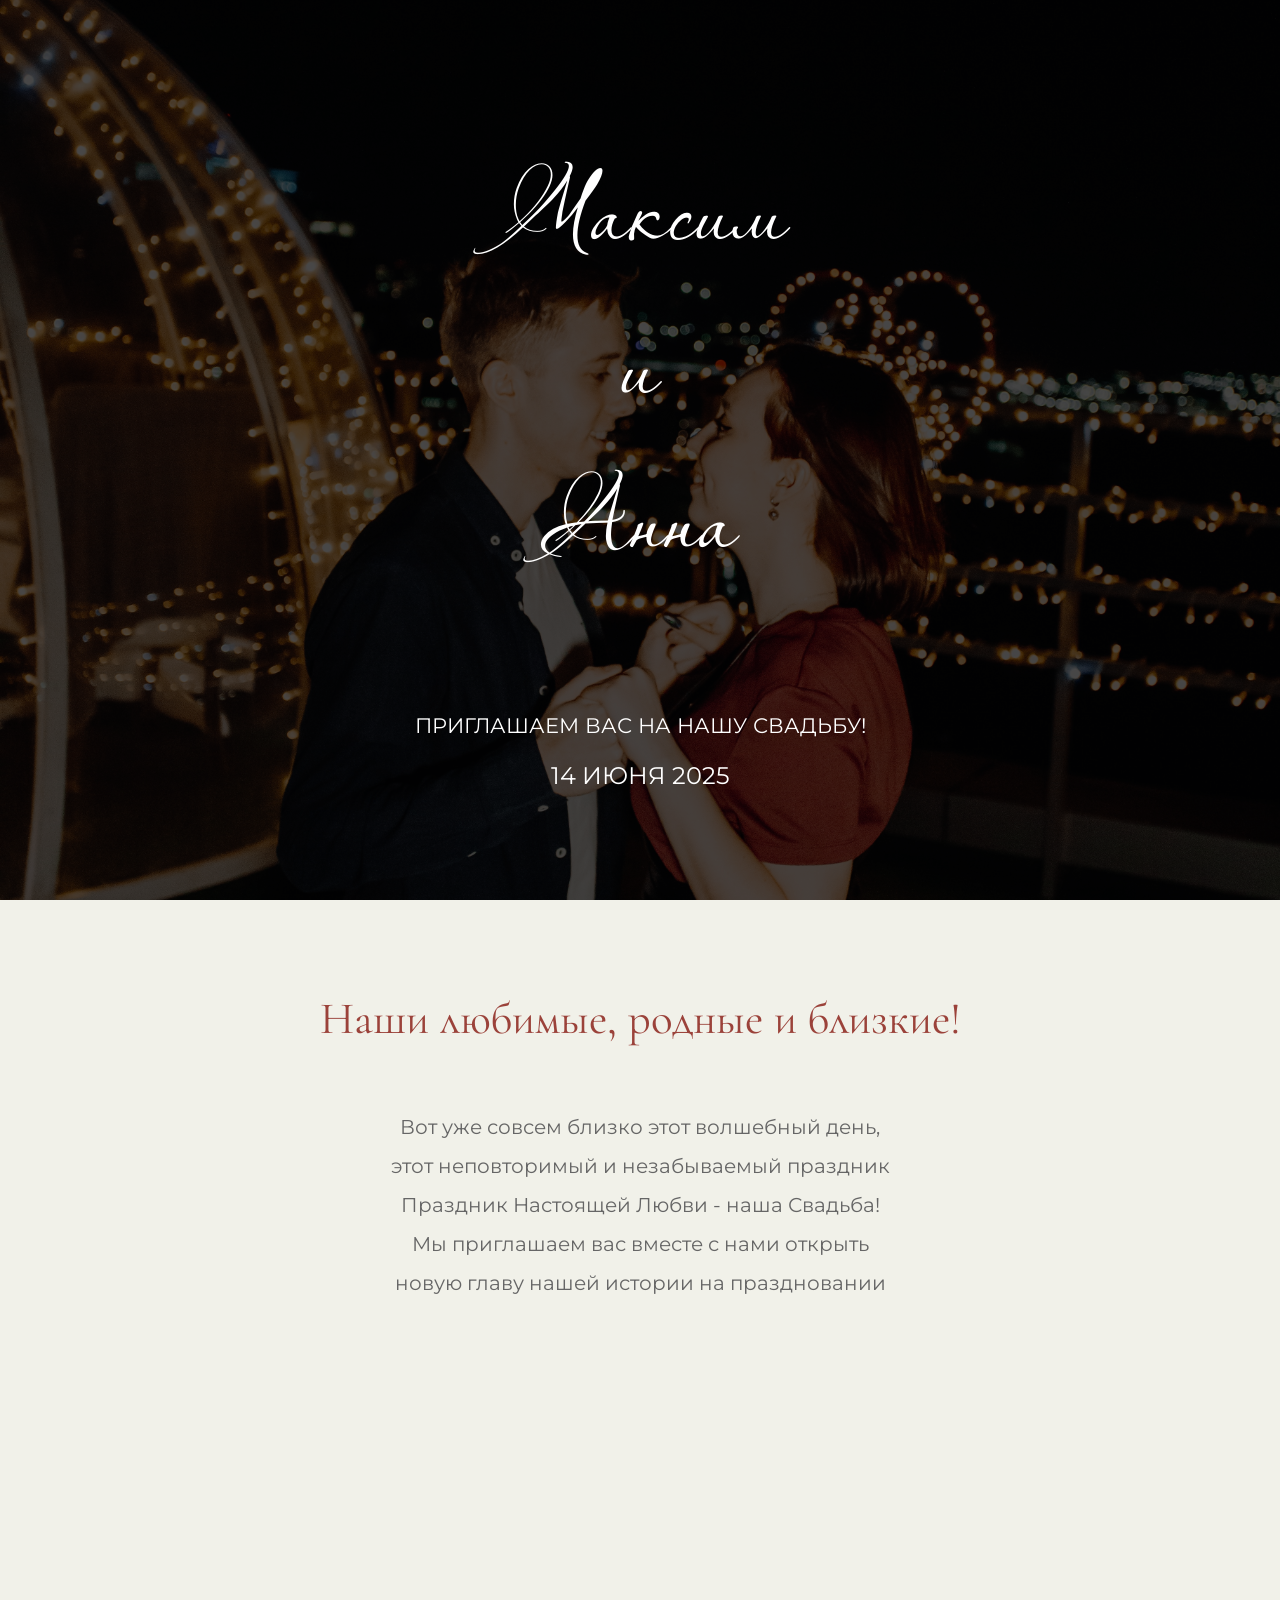
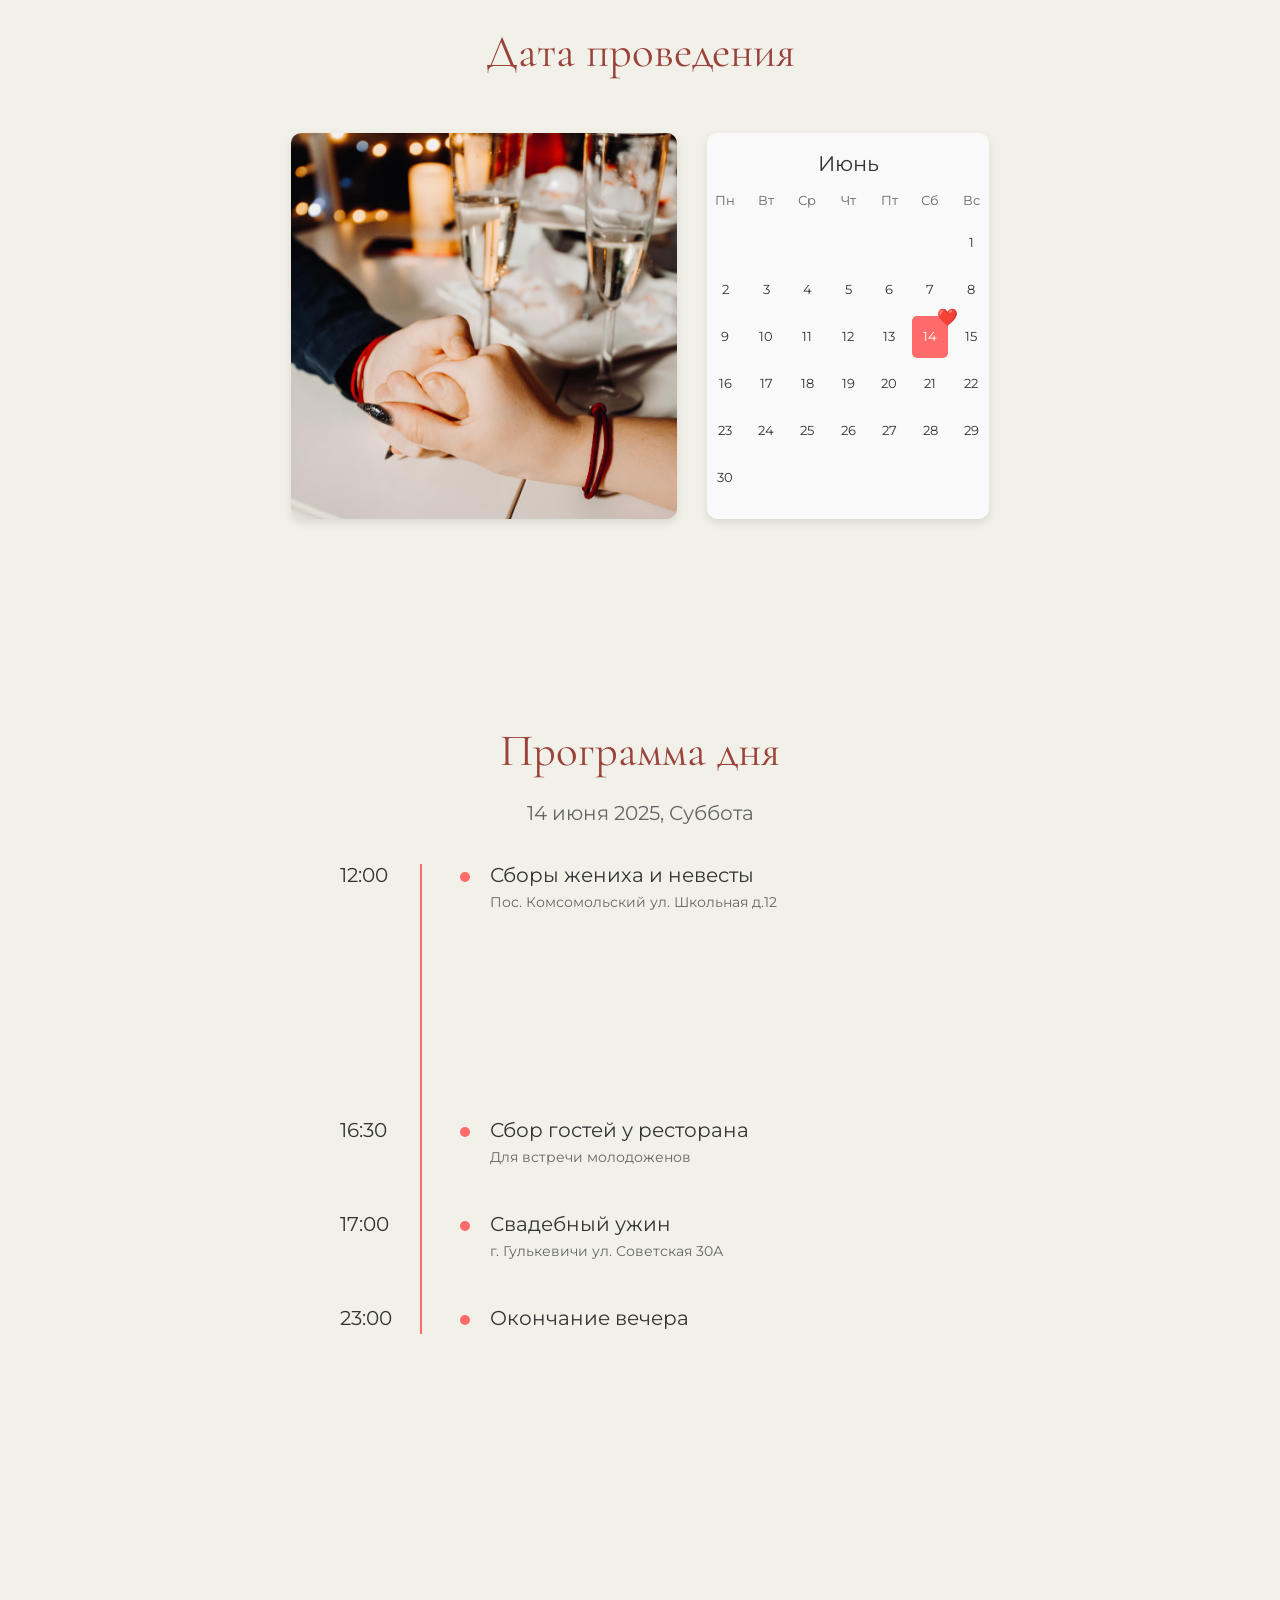
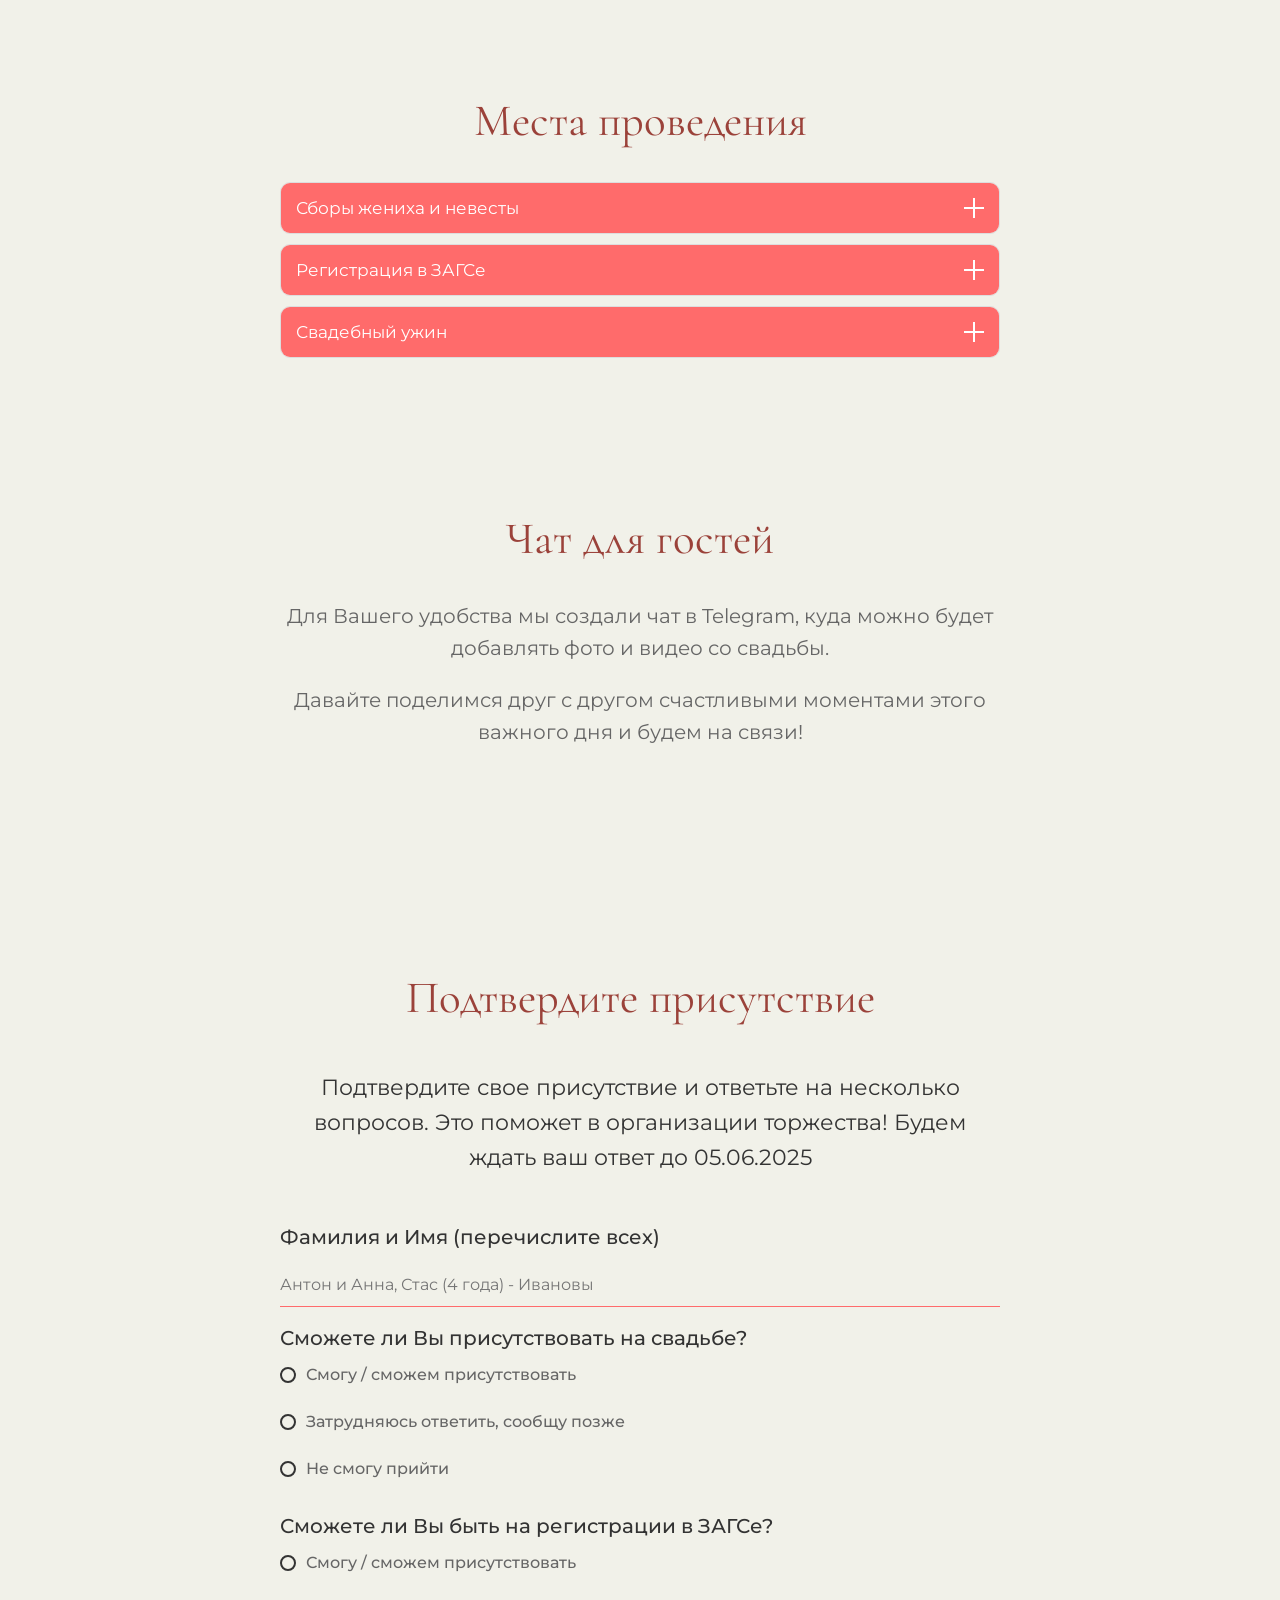
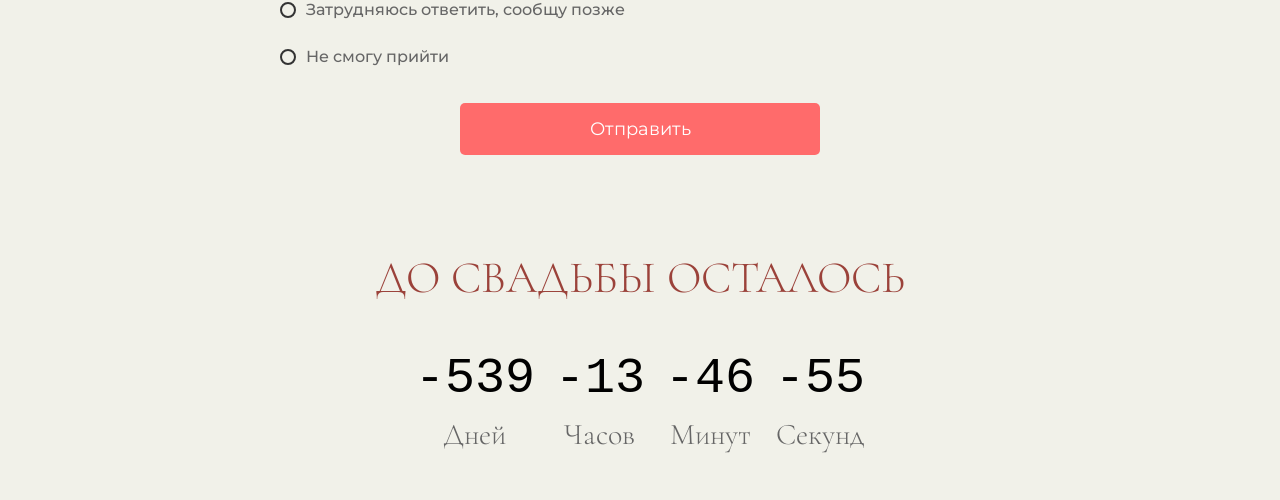
<file: index.html>
<!DOCTYPE html>
<html lang="en">

<head>
    <meta charset="UTF-8">
    <meta name="viewport" content="width=device-width, initial-scale=1.0">
    <link rel="preconnect" href="https://fonts.googleapis.com">
    <link rel="preconnect" href="https://fonts.gstatic.com" crossorigin>
    <link href="https://fonts.googleapis.com/css2?family=Passions+Conflict&display=swap" rel="stylesheet">
    <link rel="preconnect" href="https://fonts.googleapis.com">
    <link rel="preconnect" href="https://fonts.gstatic.com" crossorigin>
    <link href="https://fonts.googleapis.com/css2?family=Montserrat:ital@0;1&display=swap" rel="stylesheet">
    <link rel="preconnect" href="https://fonts.googleapis.com">
    <link rel="preconnect" href="https://fonts.gstatic.com" crossorigin>
    <link
        href="https://fonts.googleapis.com/css2?family=Cormorant+Garamond:ital,wght@0,300;0,400;0,500;0,600;0,700;1,300;1,400;1,500;1,600;1,700&display=swap"
        rel="stylesheet">
    <title>Wedding</title>
    <link rel="stylesheet" href="style/extra/null.css">
    <link rel="stylesheet" href="style/elements/container.css">
    <link rel="stylesheet" href="style/elements/fonts.css">
    <link rel="stylesheet" href="style/blocks/main.css">
    <link rel="stylesheet" href="style/blocks/invitation.css">
    <link rel="stylesheet" href="style/blocks/calendar.css">
    <link rel="stylesheet" href="style/blocks/schedule.css">
    <link rel="stylesheet" href="style/blocks/location.css">
    <link rel="stylesheet" href="style/blocks/chat.css">
    <link rel="stylesheet" href="style/blocks/confirmation.css">
    <link rel="stylesheet" href="style/blocks/countdown.css">
</head>

<body>
    <div class="main">
        <div class="container">
            <div class="main__content">
                <h1 class="main__title">
                    <span class="main__name">Максим</span>
                    <span class="main__name">и</span>
                    <span class="main__name">Анна</span>
                </h1>
                <p class="main__text">Приглашаем вас на нашу свадьбу!</p>
                <p class="main__date">14 июня 2025</p>
            </div>
        </div>
    </div>
    <div class="invitation">
        <div class="container">
            <div class="invitation__content">
                <h2 class="invitation__title">Наши любимые, родные и близкие!</h2>
                <div class="invitation__text">
                    <p class="invitation__line">Вот уже совсем близко этот волшебный день,</p>
                    <p class="invitation__line">этот неповторимый и незабываемый праздник</p>
                    <p class="invitation__line">Праздник Настоящей Любви - наша Свадьба!</p>
                    <p class="invitation__line">Мы приглашаем вас вместе с нами открыть</p>
                    <p class="invitation__line">новую главу нашей истории на праздновании</p>
                    <p class="invitation__line">нашего бракосочетания.</p>
                </div>
            </div>
        </div>
    </div>
    <div class="event">
        <div class="container">
            <h2 class="event__title">Дата проведения</h2>
            <div class="event__content">
                <div class="event__image">
                    <img src="image/calendar.jpg" alt="Фото свадьбы">
                </div>
                <div class="event__calendar">
                    <div class="calendar">
                        <div class="calendar__header">Июнь</div>
                        <div class="calendar__weekdays">
                            <span>Пн</span>
                            <span>Вт</span>
                            <span>Ср</span>
                            <span>Чт</span>
                            <span>Пт</span>
                            <span>Сб</span>
                            <span>Вс</span>
                        </div>
                        <div class="calendar__days">
                            <span></span>
                            <span></span>
                            <span></span>
                            <span></span>
                            <span></span>
                            <span></span>
                            <span>1</span>
                            <span>2</span>
                            <span>3</span>
                            <span>4</span>
                            <span>5</span>
                            <span>6</span>
                            <span>7</span>
                            <span>8</span>
                            <span>9</span>
                            <span>10</span>
                            <span>11</span>
                            <span>12</span>
                            <span>13</span>
                            <span class="calendar__day--highlighted">14</span>
                            <span>15</span>
                            <span>16</span>
                            <span>17</span>
                            <span>18</span>
                            <span>19</span>
                            <span>20</span>
                            <span>21</span>
                            <span>22</span>
                            <span>23</span>
                            <span>24</span>
                            <span>25</span>
                            <span>26</span>
                            <span>27</span>
                            <span>28</span>
                            <span>29</span>
                            <span>30</span>
                        </div>
                    </div>
                </div>
            </div>
        </div>
    </div>
    </div>
    <div class="schedule">
        <div class="container">
            <h2 class="schedule__title">Программа дня</h2>
            <p class="schedule__date">14 июня 2025, Суббота</p>
            <div class="schedule__events">
                <div class="schedule-event">
                    <div class="schedule-event__time">12:00</div>
                    <div class="schedule-event__marker"></div>
                    <div class="schedule-event__details">
                        <h3 class="schedule-event__name">Сборы жениха и невесты</h3>
                        <p class="schedule-event__location">Пос. Комсомольский ул. Школьная д.12</p>
                    </div>
                </div>
                <div class="schedule-event">
                    <div class="schedule-event__time">13:30</div>
                    <div class="schedule-event__marker"></div>
                    <div class="schedule-event__details">
                        <h3 class="schedule-event__name">Регистрация в ЗАГСе</h3>
                        <p class="schedule-event__location">Краснодарский край, г. Гулькевичи, ул. Советская 2</p>
                    </div>
                </div>
                <div class="schedule-event">
                    <div class="schedule-event__time">14:00</div>
                    <div class="schedule-event__marker"></div>
                    <div class="schedule-event__details">
                        <h3 class="schedule-event__name">Свадебная прогулка</h3>
                    </div>
                </div>
                <div class="schedule-event">
                    <div class="schedule-event__time">16:30</div>
                    <div class="schedule-event__marker"></div>
                    <div class="schedule-event__details">
                        <h3 class="schedule-event__name">Сбор гостей у ресторана</h3>
                        <p class="schedule-event__location">Для встречи молодоженов</p>
                    </div>
                </div>
                <div class="schedule-event">
                    <div class="schedule-event__time">17:00</div>
                    <div class="schedule-event__marker"></div>
                    <div class="schedule-event__details">
                        <h3 class="schedule-event__name">Свадебный ужин</h3>
                        <p class="schedule-event__location">г. Гулькевичи ул. Советская 30А</p>
                    </div>
                </div>
                <div class="schedule-event">
                    <div class="schedule-event__time">23:00</div>
                    <div class="schedule-event__marker"></div>
                    <div class="schedule-event__details">
                        <h3 class="schedule-event__name">Окончание вечера</h3>
                    </div>
                </div>
            </div>
        </div>
    </div>
    </div>

    <div class="locations">
        <div class="container">
            <h2 class="locations__title">Места проведения</h2>
            <div class="locations__accordion">
                <div class="locations__item">
                    <button class="locations__header">
                        <span>Сборы жениха и невесты</span>
                        <span class="accordion-icon"></span>
                    </button>
                    <div class="locations__content">
                        <div style="position:relative;overflow:hidden;"><a
                                href="https://yandex.ru/maps?utm_medium=mapframe&utm_source=maps"
                                style="color:#eee;font-size:12px;position:absolute;top:0px;">Яндекс Карты</a><a
                                href="https://yandex.ru/maps/?ll=40.689939%2C45.310116&mode=search&sll=40.688345%2C45.310892&text=45.310892%2C40.688345&utm_medium=mapframe&utm_source=maps&z=15.6"
                                style="color:#eee;font-size:12px;position:absolute;top:14px;">Яндекс Карты — транспорт,
                                навигация, поиск мест</a><iframe
                                src="https://yandex.ru/map-widget/v1/?ll=40.689939%2C45.310116&mode=search&sll=40.688345%2C45.310892&text=45.310892%2C40.688345&z=15.6"
                                width="100%" height="400" frameborder="1" allowfullscreen="true"
                                style="position:relative;"></iframe></div>
                    </div>
                </div>
                <div class="locations__item">
                    <button class="locations__header">
                        <span>Регистрация в ЗАГСе</span>
                        <span class="accordion-icon"></span>
                    </button>
                    <div class="locations__content">
                        <div class="locations__map">
                            <div style="position:relative;overflow:hidden;">
                                <a href="https://yandex.ru/maps/20675/gulkevichi/?utm_medium=mapframe&utm_source=maps"
                                    style="color:#eee;font-size:12px;position:absolute;top:0px;">Гулькевичи</a>
                                <a href="https://yandex.ru/maps/20675/gulkevichi/house/sovetskaya_ulitsa_2/YEkYcA5mTEEPQFpvfX90dnpjZA==/?ll=40.699218%2C45.358110&source=serp_navig&utm_medium=mapframe&utm_source=maps&z=16.2"
                                    style="color:#eee;font-size:12px;position:absolute;top:14px;">Яндекс Карты —
                                    транспорт, навигация, поиск мест</a>
                                <iframe
                                    src="https://yandex.ru/map-widget/v1/?ll=40.699218%2C45.358110&mode=search&ol=geo&ouri=ymapsbm1%3A%2F%2Fgeo%3Fdata%3DCgoxNTAyOTQ2MDQyEmnQoNC-0YHRgdC40Y8sINCa0YDQsNGB0L3QvtC00LDRgNGB0LrQuNC5INC60YDQsNC5LCDQk9GD0LvRjNC60LXQstC40YfQuCwg0KHQvtCy0LXRgtGB0LrQsNGPINGD0LvQuNGG0LAsIDIiCg1EySJCFS5uNUI%2C&source=serp_navig&z=16.2"
                                    width="100%" height="400" frameborder="1" allowfullscreen="true"
                                    style="position:relative;"></iframe>
                            </div>
                        </div>
                    </div>
                </div>
                <div class="locations__item">
                    <button class="locations__header">
                        <span>Свадебный ужин</span>
                        <span class="accordion-icon"></span>
                    </button>
                    <div class="locations__content">
                        <div class="locations__map">
                            <div style="position:relative;overflow:hidden;"><a
                                    href="https://yandex.ru/maps/20675/gulkevichi/?utm_medium=mapframe&utm_source=maps"
                                    style="color:#eee;font-size:12px;position:absolute;top:0px;">Гулькевичи</a><a
                                    href="https://yandex.ru/maps/20675/gulkevichi/house/sovetskaya_ulitsa_30a/YEkYcA5kTUEBQFpvfX91eH1iZw==/?from=mapframe&ll=40.694752%2C45.349069&utm_medium=mapframe&utm_source=maps&z=17.78"
                                    style="color:#eee;font-size:12px;position:absolute;top:14px;">Советская улица, 30А —
                                    Яндекс Карты</a><iframe
                                    src="https://yandex.ru/map-widget/v1/?from=mapframe&ll=40.694752%2C45.349069&mode=whatshere&whatshere%5Bpoint%5D=40.694388%2C45.349090&whatshere%5Bzoom%5D=17&z=17.78"
                                    width="100%" height="400" frameborder="1" allowfullscreen="true"
                                    style="position:relative;"></iframe></div>
                        </div>
                    </div>
                </div>
            </div>
        </div>
    </div>
    <div class="chat">
        <div class="container">
            <h2 class="chat__title">Чат для гостей</h2>
            <p class="chat__text">Для Вашего удобства мы создали чат в Telegram, куда можно будет добавлять фото и видео
                со свадьбы.</p>
            <p class="chat__text">Давайте поделимся друг с другом счастливыми моментами этого важного дня и будем на
                связи!</p>
            <a href="https://t.me/+5irxsmf03cZjMjRi" class="chat__button">Вступить в чат</a>
        </div>
    </div>
    <div class="confirmation">
        <div class="container">
            <h2 class="confirmation__title">Подтвердите присутствие</h2>
            <p class="confirmation__text">Подтвердите свое присутствие и ответьте на несколько вопросов. Это поможет в
                организации торжества! Будем ждать ваш ответ до 05.06.2025</p>

            <!-- Изменённая форма для Formspree -->
            <form class="confirmation__form" action="https://formspree.io/f/mldbjwqb" method="POST">
                <!-- Добавьте скрытое поле для темы письма -->
                <input type="hidden" name="_subject" value="Новое подтверждение присутствия">

                <!-- Добавьте поле для reply-to (необязательно) -->
                <input type="hidden" name="_replyto" value="noreply@example.com">

                <!-- Ваши существующие поля -->
                <div class="form-group">
                    <label for="name">Фамилия и Имя (перечислите всех)</label>
                    <input type="text" id="name" name="ФИО гостей" placeholder="Антон и Анна, Стас (4 года) - Ивановы"
                        required>
                </div>

                <div class="form-group">
                    <label>Сможете ли Вы присутствовать на свадьбе?</label>
                    <div class="form-options">
                        <label><input type="radio" name="Присутствие на свадьбе" value="Смогу/сможем присутствовать"
                                required> Смогу / сможем присутствовать</label>
                        <label><input type="radio" name="Присутствие на свадьбе" value="Затрудняюсь ответить">
                            Затрудняюсь ответить, сообщу позже</label>
                        <label><input type="radio" name="Присутствие на свадьбе" value="Не смогу прийти"> Не смогу
                            прийти</label>
                    </div>
                </div>

                <div class="form-group">
                    <label>Сможете ли Вы быть на регистрации в ЗАГСе?</label>
                    <div class="form-options">
                        <label><input type="radio" name="Присутствие в ЗАГСе" value="Смогу/сможем присутствовать"
                                required> Смогу / сможем присутствовать</label>
                        <label><input type="radio" name="Присутствие в ЗАГСе" value="Затрудняюсь ответить"> Затрудняюсь
                            ответить, сообщу позже</label>
                        <label><input type="radio" name="Присутствие в ЗАГСе" value="Не смогу прийти"> Не смогу
                            прийти</label>
                    </div>
                </div>

                <!-- Добавьте перенаправление после отправки -->
                <input type="hidden" name="_next" value="https://rartas-nikita.github.io/wedding.github.io/thanks.html">

                <!-- Защита от спама -->
                <input type="text" name="_gotcha" style="display:none">

                <button type="submit" class="confirmation__button">Отправить</button>
            </form>
        </div>
    </div>
    <div class="countdown">
        <div class="container">
            <h2 class="countdown__title">ДО СВАДЬБЫ ОСТАЛОСЬ</h2>
            <div class="countdown__timer">
                <div class="countdown__item">
                    <span id="days">166</span>
                    <span class="countdown__label">Дней</span>
                </div>
                <div class="countdown__item">
                    <span id="hours">19</span>
                    <span class="countdown__label">Часов</span>
                </div>
                <div class="countdown__item">
                    <span id="minutes">55</span>
                    <span class="countdown__label">Минут</span>
                </div>
                <div class="countdown__item">
                    <span id="seconds">30</span>
                    <span class="countdown__label">Секунд</span>
                </div>
            </div>
        </div>
    </div>
    <script src="scripts/main.js"></script>
    <script src="scripts/invitation.js"></script>
    <script src="scripts/calendar.js"></script>
    <script src="scripts/schedule.js"></script>
    <script src="scripts/location.js"></script>
    <script src="scripts/chat.js"></script>
    <script src="scripts/confirmation.js"></script>
    <script src="scripts/countdown.js"></script>

</body>

</html>
</file>
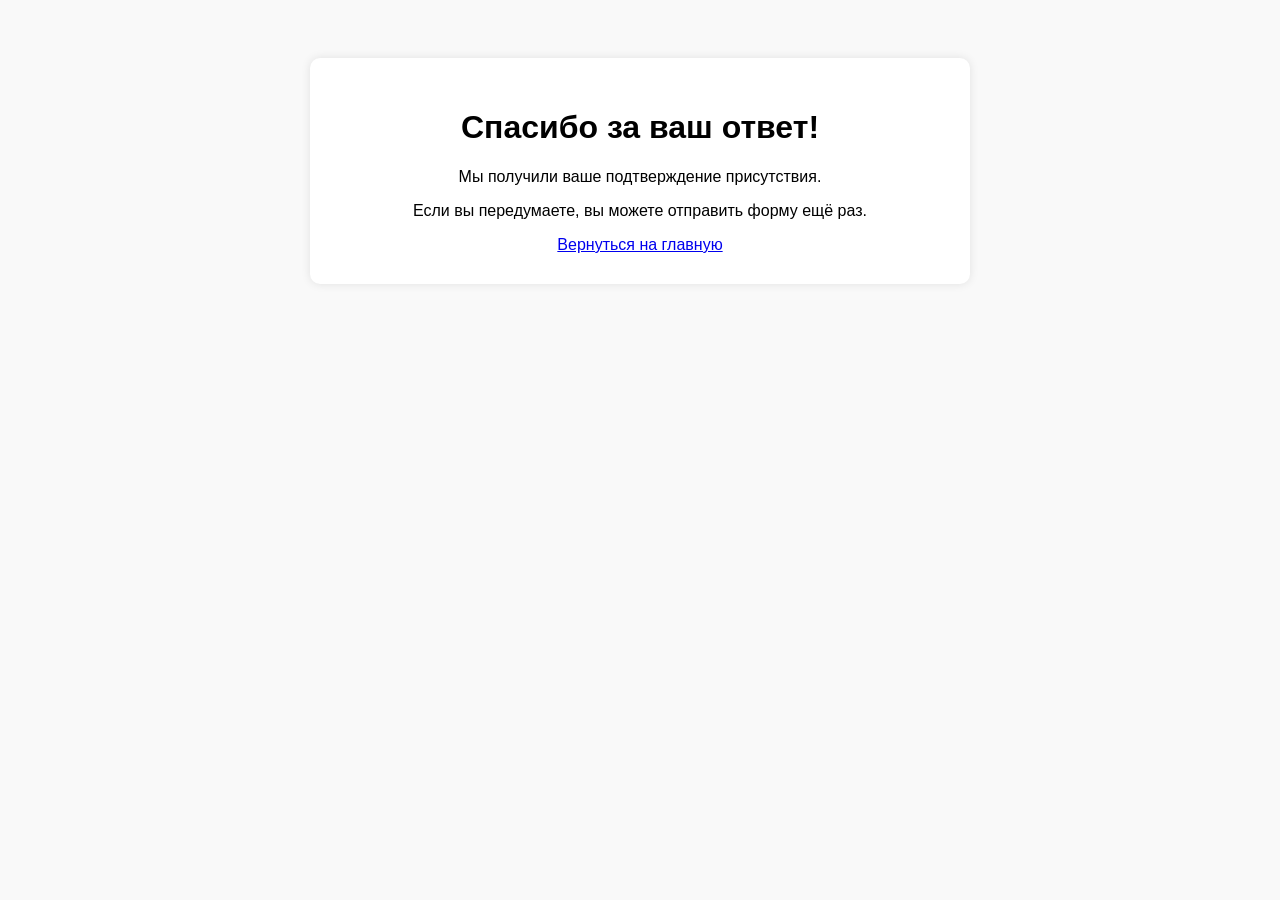
<file: thanks.html>
<!DOCTYPE html>
<html lang="ru">
<head>
    <meta charset="UTF-8">
    <title>Спасибо!</title>
    <style>
        body { 
            font-family: Arial, sans-serif;
            text-align: center;
            padding: 50px;
            background-color: #f9f9f9;
        }
        .thank-you {
            max-width: 600px;
            margin: 0 auto;
            padding: 30px;
            background: white;
            border-radius: 10px;
            box-shadow: 0 0 10px rgba(0,0,0,0.1);
        }
    </style>
</head>
<body>
    <div class="thank-you">
        <h1>Спасибо за ваш ответ!</h1>
        <p>Мы получили ваше подтверждение присутствия.</p>
        <p>Если вы передумаете, вы можете отправить форму ещё раз.</p>
        <a href="index.html">Вернуться на главную</a>
    </div>
</body>
</html>
</file>
<file: style/extra/null.css>
* {
    box-sizing: border-box;
    padding: 0;
    margin: 0;
    border: 0;
    
}

:before,
*:after {
    box-sizing: border-box;
}

:focus,
:active {
    outline: none;
}

a:focus,
a:active {
    outline: none;
}

nav,
footer,
header,
aside {
    display: block;
}

html,
body {
    height: 100%;
    font-size: 100%;
    line-height: 1;
    font-size: 14px;
    -ms-text-size-adjust: 100%;
    -moz-text-size-adjust: 100%;
    -webkit-text-size-adjust: 100%;
    scroll-behavior: smooth;
}

input,
button,
textarea {
    font-family: inherit;
}

input::-ms-clear {
    display: none;
}

button {
    cursor: pointer;
}

button::-moz-focus-inner {
    padding: 0;
    border: 0;
}

a,
a:visited {
    text-decoration: none;
}

a:hover {
    text-decoration: none;
}

ul li {
    list-style: none;
}

img {
    vertical-align: top;
}

h1,
h2,
h3,
h4,
h5,
h6 {
    font-size: inherit;
    font-weight: inherit;
}

body {
    padding: 0;
    margin: 0;
    font-family: "Montserrat", serif;
    font-optical-sizing: auto;
    font-weight: 400;
    font-style: normal;
    font-size: 16px;
    line-height: 22px;
    color: #000000;

}

input::-webkit-outer-spin-button,
input::-webkit-inner-spin-button {
    -webkit-appearance: none;
    margin: 0;
}

input:focus::-webkit-input-placeholder {
    color: transparent;
}

input:focus:-moz-placeholder {
    color: transparent;
}

input:focus::-moz-placeholder {
    color: transparent;
}

input:focus:-ms-input-placeholder {
    color: transparent;
}

ul {
    padding: 0;
    margin: 0;
    list-style: none;
}

li {
    padding-left: 0;
}
</file>
<file: style/elements/container.css>
.container {
    max-width: 760px;
    margin: 0 auto;
    padding: 0 20px;
    align-items: center;
    box-sizing: border-box;
    z-index: 1;
}
</file>
<file: style/elements/fonts.css>
@font-face {
    font-family: 'Passions Conflict'; /* Название, которое будет использоваться в CSS */
    src: url('../../fonts/PassionsConflictRUS-Regular.otf') format('opentype');
    font-weight: normal;
    font-style: normal;
    font-display: swap; /* Чтобы текст не "моргал" при загрузке */
}
</file>
<file: style/blocks/main.css>
.main {
    display: flex;
    justify-content: center;
    align-items: center;
    min-height: 100vh;
    background-image: url(../../image/wedding-background.jpg);
    background-repeat: no-repeat;
    background-size: cover;
    background-position: center;
    position: relative;
}

.main::before {
    content: '';
    position: absolute;
    top: 0;
    left: 0;
    width: 100%;
    height: 100%;
    background: linear-gradient(to top, rgba(0, 0, 0, 0.7), rgba(255, 255, 255, 0));
    background: rgba(0, 0, 0, 0.7);
}

.main__content {
    text-align: center;
    color: white;
    width: 100%;
    opacity: 0;
    transform: translateY(50px);
    transition: opacity 1s ease-out, transform 1s ease-out;
}

.main__content.visible {
    opacity: 1;
    transform: translateY(0);
}

.main__title {
    font-size: 4rem;
    margin: 0;
    line-height: 1.2;
    
}

.main__name {
    font-family: "Passions Conflict", cursive;
  font-weight: 400;
    font-size: 10rem;
    display: block;
    line-height: 0.9;
    margin: 0.2em 0; 
}


.main__text {
    font-size: 1.5rem;
    margin-top: 10rem;
    margin-bottom: 2rem;
    text-transform:uppercase;
    
}

.main__date{
    font-size: 1.7rem;
    margin: 0;
    text-transform:uppercase;
}

@media (max-width: 768px) {
    .main__title {
        font-size: 3rem;
        padding-bottom:260px;
    }

    .main__name {
        font-size: 8rem;
        line-height: 0.6;
    }

    .main__text {
        font-size: 1.2rem;
        margin-top: 5rem;
    }

    .main__date {
        font-size: 1.4rem;
    }

    .main::before {
        background: rgba(0, 0, 0, 0.3);
    }
}

@media (max-width: 480px) {
    .main__title {
        font-size: 2rem;
    }

    .main__name {
        font-size: 6rem;
        
    }

    .main__text {
        font-size: 1rem;
        margin-top: 3rem;
    }

    .main__date {
        font-size: 1.2rem;
    }


}
</file>
<file: style/blocks/invitation.css>
.invitation {
    display: flex;
    justify-content: center;
    align-items: center;
    height: 540px;
    box-sizing: border-box;
    background-color: #f1f1e9;
    overflow: hidden;
}

.invitation__content {
    text-align: center;
    margin: 0 auto;
    color: #9b423a;
}

.invitation__title {
    font-size: 45px;
    line-height: 1;
    margin-bottom: 70px; 
    font-family: "Cormorant Garamond", serif;
    font-weight: 400;
    font-style: normal;
    opacity: 0;
    opacity: 0;
    transform: translateX(-100%);
    transition: opacity 1s ease-out, transform 1s ease-out;
}

.invitation__text {
    font-size: 20px;
    line-height: 1.6;
    color: #666;

}

.invitation__line {
    margin: 0.5rem 0;
    opacity: 0;
    transform: translateX(-100%);
    transition: opacity 0.8s ease-out, transform 0.8s ease-out;
}

.invitation__title.visible {
    opacity: 1;
    transform: translateX(0);
}

.invitation__line.visible {
    opacity: 1;
    transform: translateX(0); 
}


.invitation__line:nth-child(1) { transition-delay: 0.2s; }
.invitation__line:nth-child(2) { transition-delay: 0.4s; }
.invitation__line:nth-child(3) { transition-delay: 0.6s; }
.invitation__line:nth-child(4) { transition-delay: 0.8s; }
.invitation__line:nth-child(5) { transition-delay: 1s; }
.invitation__line:nth-child(6) { transition-delay: 1.2s;} 

@media (max-width: 768px) {
    .invitation__title {
        font-size: 35px;
        line-height: 1.5;
    }

    .invitation__text {
        font-size: 16px;
    }
}

@media (max-width: 480px) {
    .invitation__title {
        font-size: 30px;
        line-height: 1.5;
    }

    .invitation__text {
        font-size: 0.9rem;
    }
}
</file>
<file: style/blocks/calendar.css>
.event {
    width: 100%;
    display: flex;
    align-items: center;
    background-color: #f1f1e9;
    padding-bottom: 20px;
    min-height: 100%;
}
.event.visible {
    opacity: 1;
    /* transform: translateY(0); */
}

.event__title,
.event__calendar {
    opacity: 0;
    transform: translateY(20px);
    transition: opacity 0.6s ease-out, transform 0.6s ease-out;
}

.event.visible .event__title {
    opacity: 1;
    transform: translateY(0);
    transition-delay: 0.2s;
}

.event.visible .event__calendar {
    opacity: 1;
    transform: translateY(0);
    transition-delay: 0.4s;
}

.event__content {
    display: flex;
    justify-content: space-between;
    box-sizing: content-box;
}

.event__title {
    font-size: 45px;
    color: #9b423a;
    margin-bottom: 70px;
    font-family: "Cormorant Garamond", serif;
    font-weight: 400;
    font-style: normal;
    text-align: center;
}

.event__image{
    margin: 0 auto;
    padding-right: 30px;
    opacity: 0;
    transform: scale(0.9);
    transition: opacity 0.6s ease-out, transform 0.6s ease-out;
}

.event.visible .event__image {
    opacity: 1;
    transform: scale(1);
}


.event.visible .event__image {
    transition-delay: 0.6s;
}

.event__image img {
    width: 100%;
    max-height: 386px;
    border-radius: 10px;
    box-shadow: 0 4px 10px rgba(0, 0, 0, 0.1);
}

.event__calendar {
    flex: 1;
}

.calendar {
    background-color: #f9f9f9;
    border-radius: 10px;
    padding: 20px 0;
    box-shadow: 0 4px 10px rgba(0, 0, 0, 0.1);
    max-width: 300px;
    margin: 0 auto;
}

.calendar__header {
    font-size: 1.5rem;
    text-align: center;
    margin-bottom: 15px;
    color: #333;
}

.calendar__weekdays {
    display: grid;
    grid-template-columns: repeat(7, 1fr);
    gap: 5px;
    margin-bottom: 10px;
}

.calendar__weekdays span {
    text-align: center;
    font-size: 0.9rem;
    color: #666;
}

.calendar__days {
    display: grid;
    grid-template-columns: repeat(7, 1fr);
    gap: 5px;
}

.calendar__days span {
    text-align: center;
    padding: 10px;
    font-size: 0.9rem;
    color: #333;
    border-radius: 5px;
}

.calendar__day--highlighted {
    background-color: #ff6b6b;
    color: white !important;
    position: relative;
}

@keyframes pulse {
    0% {
        transform: scale(1);
    }
    50% {
        transform: scale(1.3);
    }
    100% {
        transform: scale(1);
    }
}

.calendar__day--highlighted::after {
    content: '❤️';
    position: absolute;
    top: -10px;
    right: -10px;
    font-size: 1.2rem;
    animation: pulse 1.2s infinite ease-in-out; 
}

@media (max-width: 768px) {
    .event__content {
        display: block;
        padding-bottom: 20px;
    }

    .event__image {
        padding-right: 0;
        margin-bottom: 40px;
    }
}

@media (max-width: 480px) {
    .event {
        padding: 30px 0;
    }

    .event__title {
        font-size: 30px;
        margin-bottom: 50px;
    }

    .event__image {
width: 90%;
    }

    .calendar {
        padding: 15px; 
    }

    .calendar__header {
        font-size: 1.2rem;
    }

    .calendar__weekdays span {
        font-size: 0.8rem;
    }

    .calendar__days span {
        font-size: 0.8rem;
        padding: 8px;
    }

    .calendar__day--highlighted::after {
        font-size: 1rem;
        top: -8px;
        right: -8px;
    }

}
</file>
<file: style/blocks/schedule.css>
.schedule {
    padding: 0 30px ;
    text-align: center;
    background-color: #f1f1e9;
    min-height: 100%
}

.schedule__title {
    font-size: 45px;
    color: #9b423a;
    margin-bottom: 40px;
    font-family: "Cormorant Garamond", serif;
    font-weight: 400;
    font-style: normal;
}

.schedule__date {
    font-size:  20px ;
    color: #666;
    margin-bottom: 40px;
}

.schedule__events {
    position: relative;
    max-width: 600px;
    margin: 0 auto;
    text-align: left;
}


.schedule__events::before {
    content: '';
    position: absolute;
    top: 0;
    left: 80px;
    width: 2px;
    height: 100%;
    background-color: #ff6b6b;
}

.schedule-event {
    display: flex;
    align-items: flex-start;
    opacity: 0;
    transform: translateY(20px);
    transition: opacity 0.5s ease, transform 0.5s ease;
}

.schedule-event:not(:last-child){
    margin-bottom: 40px;
}

.schedule-event.visible {
    opacity: 1;
    transform: translateY(0);
}

.schedule-event__time {
    font-size: 20px;
    color: #333;
    width: 100px;
    flex-shrink: 0;
}

.schedule-event__marker {
    width: 10px;
    height: 10px;
    background-color: #ff6b6b;
    border-radius: 50%;
    margin: 8px 20px 0 20px;
    flex-shrink: 0;
}

.schedule-event__details {
    flex-grow: 1;
}

.schedule-event__name {
    font-size: 20px;
    color: #333;
    margin-bottom: 5px;
}

.schedule-event__location {
    font-size: 1rem;
    color: #666;
    margin-bottom: 5px;
}

.schedule-event__note {
    font-size: 1rem;
    color: #ff6b6b;
    font-style: italic;
}

@media (max-width: 768px) {
    .schedule{
        padding-top: 70px;
    }
}
@media (max-width: 480px) {

    .schedule__title {
        font-size: 30px;
        margin-bottom: 30px;
    }

    .schedule__date {
        font-size:18px;
    }

    .schedule-event__time {
        font-size: 0.9rem;
    }

    .schedule-event__name {
        font-size: 0.9rem;
    }

    .schedule-event__location {
        font-size: 0.9rem;
    }

    .schedule-event__note {
        font-size: 0.9rem;
    }
    .schedule__events::before {
        left: 60px;
    }
    .schedule-event__time{
        width: 36px;
    }
}
</file>
<file: style/blocks/location.css>
.locations {
    align-items: center;
    padding: 70px 0;
    text-align: center;
    background-color: #f1f1e9;
    overflow: hidden;
}

.locations__title {
    font-size: 45px;
    color: #9b423a;
    margin-bottom: 50px;
    font-family: "Cormorant Garamond", serif;
    opacity: 0;
    transform: translateY(-50px);
    transition: opacity 1s ease-out, transform 1s ease-out;
}

.locations__accordion {
    max-width: 800px;
    margin: 0 auto;
}

.locations__item {
    width: 100%;
    margin-bottom: 10px;
    border: 1px solid #ddd;
    border-radius: 10px;
    overflow: hidden;
    opacity: 0;
    transform: translateX(-100%);
    transition: opacity 0.8s ease-out, transform 0.8s ease-out;
}

.locations__item:nth-child(2) {
    transition-delay: 0.2s;
}

.locations__item:nth-child(3) {
    transition-delay: 0.4s;
}

.locations__header {
    display: flex;
    justify-content: space-between;
    align-items: center;
    width: 100%;
    padding: 15px;
    font-size: 1.2rem;
    text-align: left;
    background-color: #ff6b6b;
    color: white;
    border: none;
    cursor: pointer;
    transition: background-color 0.3s ease;
}

.accordion-icon {
    position: relative;
    width: 20px;
    height: 20px;
    margin-left: 10px;
}

.accordion-icon::before,
.accordion-icon::after {
    content: '';
    position: absolute;
    background-color: white;
    transition: all 0.3s ease;
}

.accordion-icon::before {
    width: 100%;
    height: 2px;
    left: 0;
    top: 50%;
    transform: translateY(-50%);
}

.accordion-icon::after {
    width: 2px;
    height: 100%;
    left: 50%;
    top: 0;
    transform: translateX(-50%);
}

/* Когда аккордеон активен, вертикальная линия исчезает */
.locations__header.active .accordion-icon::after {
    transform: translateX(-50%) scaleY(0);
}

.locations__header:hover {
    background-color: #e65a5a;
}

.locations__content {
    max-height: 0;
    overflow: hidden;
    transition: max-height 0.5s ease-out, padding 0.5s ease-out;
    padding: 0 15px;
    background-color: #f9f9f9;
}

.locations__content.active {
    max-height: 500px;
    padding: 15px;
}

.locations__map {
    position: relative;
    overflow: hidden;
    border-radius: 10px;
}

.locations__title.visible {
    opacity: 1;
    transform: translateY(0);
}

.locations__item.visible {
    opacity: 1;
    transform: translateX(0);
}

@media (max-width: 768px) {
    .locations__title {
        font-size: 35px;
    }
}

@media (max-width: 480px) {
    .locations__title {
        font-size: 30px;
    }
    .locations__header {
        font-size: 0.9rem;
    }
}
</file>
<file: style/blocks/chat.css>
.chat {
    padding: 90px 0;
    display: flex;
    text-align: center;
    justify-content: center;
    align-items: center;
    background-color: #f1f1e9;
    margin: 0 auto;
    overflow: hidden;
}

.chat__title {
    font-size: 45px;
    color: #9b423a;
    margin-bottom: 50px;
    font-family: "Cormorant Garamond", serif;
    opacity: 0;
    transform: translateY(-50px);
    transition: opacity 1s ease-out, transform 1s ease-out;
}

.chat__text {
    font-size: 20px;
    color: #666;
    margin-bottom: 20px;
    line-height: 1.6;
    opacity: 0;
    transform: translateX(-100%);
    transition: opacity 1s ease-out, transform 1s ease-out;
}

.chat__text:nth-child(3) {
    transition-delay: 0.2s;
}

.chat__button {
    display: inline-block;
    padding: 15px 30px;
    margin-top: 15px;
    font-size: 20px;
    color: white;
    background-color: #ff6b6b;
    border-radius: 5px;
    text-decoration: none;
    transition: background-color 0.3s ease;
    opacity: 0;
    transform: translateY(50px);
    transition: opacity 1s ease-out, transform 1s ease-out;
}

.chat__button:hover {
    background-color: #e65a5a; 
}

.chat__title.visible {
    opacity: 1;
    transform: translateY(0); 
}

.chat__text.visible {
    opacity: 1;
    transform: translateX(0);
}

.chat__button.visible {
    opacity: 1;
    transform: translateY(0);
}
@keyframes pulse {
    0% {
        transform: scale(1);
    }
    50% {
        transform: scale(1.05);
    }
    100% {
        transform: scale(1);
    }
}

.chat__button.pulse {
    animation: pulse 1.5s infinite;
}

@media (max-width: 768px) {
    .chat__title {
        font-size: 35px;
    }

    .chat__text {
        font-size: 16px;
    }

    .chat__button {
        padding: 12px 25px;
    }
}


@media (max-width: 480px) {
    .chat__title {
        font-size: 30px;
    }

    .chat__text {
        font-size: 0.9rem;
    }

    .chat__button {
        font-size: 0.9rem;
        padding: 10px 20px;
    }
}
</file>
<file: style/blocks/confirmation.css>
.confirmation {
    padding: 50px 0;
    background-color: #f1f1e9;
    text-align: center;
}

@keyframes fadeInUp {
    from {
        opacity: 0;
        transform: translateY(20px);
    }
    to {
        opacity: 1;
        transform: translateY(0);
    }
}

.confirmation__title {
    font-size: 45px;
    line-height: 1;
    margin-bottom: 50px;
    font-family: "Cormorant Garamond", serif;
    font-weight: 400;
    font-style: normal;
    color: #9b423a;
    opacity: 0;
    transform: translateY(20px);
    transition: opacity 1s ease-out, transform 1s ease-out;
}

.confirmation__text {
    font-size: 22px;
    color: #333;
    margin-bottom: 50px;
    line-height: 1.6;
    opacity: 0;
    transform: translateY(20px);
    transition: opacity 1s ease-out, transform 1s ease-out;
}

.confirmation__form {
    background-color: transparent;
    padding: 0;
    opacity: 0;
    transform: translateY(20px);
    transition: opacity 1s ease-out, transform 1s ease-out;
}

.confirmation__form.visible {
    opacity: 1;
    transform: translateY(0);
}

.form-group {
    margin-bottom: 20px;
    font-size: 20px;
    text-align: left;
    opacity: 0;
    transform: translateY(20px);
    transition: opacity 1s ease-out, transform 1s ease-out
}

.form-group label {
    display: block;
    font-size: 20px;
    color: #333;
    margin-bottom: 15px;
    font-weight: 500;
    transition: color 0.3s ease;
}

.form-group input[type="text"]:focus+label,
.form-group select:focus+label {
    color: #ff6b6b;

}

.form-group input[type="text"],
.form-group select {
    width: 100%;
    padding: 12px 0;
    font-size: 16px;
    border: none;
    border-bottom: 1px solid #ff6b6b;
    background-color: transparent;
    transition: border-color 0.3s ease, transform 0.3s ease;
}

.form-group input[type="text"]:focus,
.form-group select:focus {
    border-bottom-color: #ff6b6b;
    outline: none;
    transform: scale(1.02);
}

.form-options {
    display: flex;
    flex-direction: column;
    gap: 10px;
}

.form-options label {
    display: flex;
    align-items: center;
    font-size: 16px;
    color: #666;

}


.form-options input[type="radio"] {
    margin-right: 10px;
    accent-color: #ff6b6b;
    outline: none;
    -webkit-appearance: none;
    -moz-appearance: none;
    appearance: none;
    width: 16px;
    height: 16px;
    border: 2px solid #333;
    border-radius: 50%;
    transition: border-color 0.3s ease, background-color 0.3s ease, transform 0.3s ease;
}

.form-options input[type="radio"]:checked {
    background-color: #ff6b6b;
    border-color: #ff6b6b;
    transform: scale(1.1);
}

@keyframes buttonPop {
    from {
        opacity: 0;
        transform: translateY(20px) scale(0.9);
    }
    to {
        opacity: 1;
        transform: translateY(0) scale(1);
    }
}

.confirmation__button {
    display: block;
    width: 50%;
    margin: 20px auto 0;
    padding: 15px;
    font-size: 18px;
    color: white;
    background-color: #ff6b6b;
    border: none;
    border-radius: 5px;
    cursor: pointer;
    opacity: 0;
    transform: translateY(20px) scale(0.9);
    transition: opacity 0.5s ease-out, transform 0.5s ease-out, background-color 0.3s ease;
}

.confirmation.visible .confirmation__button {
    opacity: 1;
    transform: translateY(0) scale(1);
    animation: buttonPop 0.5s ease-out forwards;
}

.confirmation__button:hover {
    background-color: #e65a5a;
    transform: scale(1.05);
}

.confirmation__button:active {
    transform: scale(0.95);
}

.confirmation.visible .confirmation__title,
.confirmation.visible .confirmation__text,
.confirmation.visible .confirmation__form,
.confirmation.visible .form-group,
.confirmation.visible .confirmation__button {
    opacity: 1;
    transform: translateY(0);
}


.confirmation.visible .confirmation__title {
    transition-delay: 0.2s;
}

.confirmation.visible .confirmation__text {
    transition-delay: 0.4s;
}

.confirmation.visible .confirmation__form {
    transition-delay: 0.6s;
}

.confirmation.visible .form-group {
    transition-delay: 0.8s; 
}

.confirmation.visible .confirmation__button {
    transition-delay: 1s;
}

@media (max-width: 768px) {
    .confirmation__title {
        font-size: 30px;
    }

    .confirmation__text {
        font-size: 16px;
    }

    .form-group label {
        font-size: 14px;
    }

    .form-group input[type="text"],
    .form-group select {
        font-size: 14px;
    }

    .confirmation__button {
        font-size: 16px;
        width: 60%;
    }
}

@media (max-width: 480px) {
    .confirmation__title {
        font-size: 28px;
    }

    .confirmation__text {
        font-size: 14px;
    }

    .form-group label {
        font-size: 13px;
    }

    .form-group input[type="text"],
    .form-group select {
        font-size: 12px;
    }

    .confirmation__button {
        font-size: 14px;
        width: 70%;

    }
}
</file>
<file: style/blocks/countdown.css>
.countdown {
    padding: 50px 0;
    background-color: #f1f1e9;
    text-align: center;
}

.countdown__title,
.countdown__timer {
    opacity: 0;
    transform: translateY(20px);
    transition: opacity 0.6s ease-out, transform 0.6s ease-out;
}

.countdown.visible .countdown__title,
.countdown.visible .countdown__timer {
    opacity: 1;
    transform: translateY(0);
}

.countdown__title {
    font-size: 45px;
    line-height: 1;
    margin-bottom: 50px;
    font-family: "Cormorant Garamond", serif;
    font-optical-sizing: auto;
    font-weight: 300;
    font-style: normal;
    color: #9b423a;
}

.countdown__timer {
    display: flex;
    justify-content: center;
    gap: 20px;
}

.countdown__item {
    display: flex;
    flex-direction: column;
    align-items: center;
    justify-content: center; 
    height: 100px; 
}

.countdown__item span {
    display: flex;
    align-items: center;
    justify-content: center;

    font-family: "Cormorant Garamond", serif;
    font-optical-sizing: auto;
    font-weight: 300;
    font-style: normal;
}

#days, #hours, #minutes, #seconds {
    font-family: 'Courier New', Courier, monospace;
    font-size: 50px;
    line-height: 1;
}
.countdown__label {
    display: flex;
    align-items: center;
    justify-content: center;
    font-size: 30px;
    color: #666;
    margin-top: 20px;
}

/* Адаптация для планшетов */
@media (max-width: 768px) {
    .countdown__title {
        font-size: 35px;
    }

    #days, #hours, #minutes, #seconds { 
        font-size: 44px;
    }

    .countdown__label {
        font-size: 16px;
    }

    .countdown__timer {
        gap: 15px;
    }
}

/* Адаптация для мобильных устройств */
@media (max-width: 480px) {
    .countdown__title {
        font-size: 28px;
    }

    #days, #hours, #minutes, #seconds {
        font-size: 34px;
    }

    .countdown__label {
        font-size: 20px; /* Уменьшаем размер текста */
    }

    .countdown__timer {
        gap: 10px;
        flex-wrap: nowrap; /* Убираем перенос на новую строку */
    }

    .countdown__item {
        width: auto; /* Убираем фиксированную ширину */
    }
}
</file>
